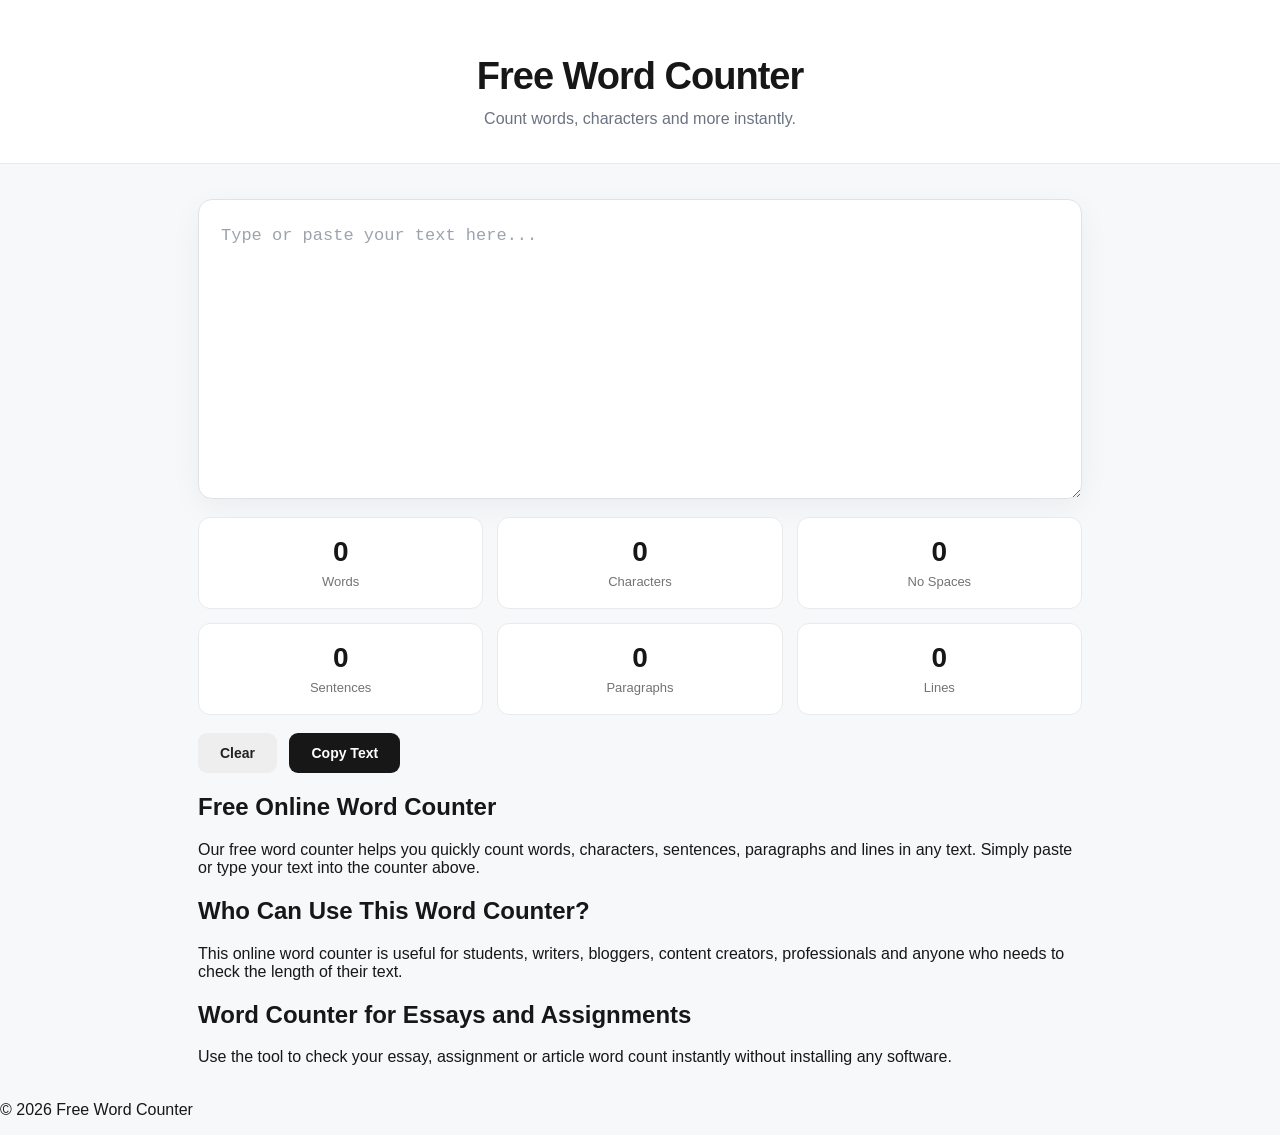
<file: index.html>
<!DOCTYPE html>
<html lang="en">

<head>
<meta name="google-site-verification" content="dZZ1ud-lvJkl9vOH5ur26NPksVqeY2I26gx8vkUecbQ" />
<meta charset="UTF-8">

<meta name="viewport" content="width=device-width, initial-scale=1.0">

<title>Free Word Counter & Character Counter Online</title>

<meta name="description" content="Free online word counter and character counter. Count words, characters, sentences, paragraphs and lines instantly. Perfect for essays, assignments and writing.">

<meta name="robots" content="index, follow">

<meta name="author" content="Free Word Counter">

<link rel="stylesheet" href="style.css">

</head>

<body>

<header>

<h1>Free Word Counter</h1>

<p>Count words, characters and more instantly.</p>

</header>

<main>

<section>

<textarea
id="textInput"
placeholder="Type or paste your text here..."
aria-label="Enter text to count words">
</textarea>

<div class="stats">

<div class="stat">
<span id="wordCount">0</span>
<small>Words</small>
</div>

<div class="stat">
<span id="characterCount">0</span>
<small>Characters</small>
</div>

<div class="stat">
<span id="characterNoSpaces">0</span>
<small>No Spaces</small>
</div>

<div class="stat">
<span id="sentenceCount">0</span>
<small>Sentences</small>
</div>

<div class="stat">
<span id="paragraphCount">0</span>
<small>Paragraphs</small>
</div>

<div class="stat">
<span id="lineCount">0</span>
<small>Lines</small>
</div>

</div>

<button id="clearBtn">Clear</button>

<button id="copyBtn">Copy Text</button>

</section>


<section class="info">

<h2>Free Online Word Counter</h2>

<p>
Our free word counter helps you quickly count words,
characters, sentences, paragraphs and lines in any text.
Simply paste or type your text into the counter above.
</p>

<h2>Who Can Use This Word Counter?</h2>

<p>
This online word counter is useful for students, writers,
bloggers, content creators, professionals and anyone who
needs to check the length of their text.
</p>

<h2>Word Counter for Essays and Assignments</h2>

<p>
Use the tool to check your essay, assignment or article
word count instantly without installing any software.
</p>

</section>

</main>

<footer>

<p>© 2026 Free Word Counter</p>

</footer>

<script src="script.js"></script>

</body>

</html>
</file>
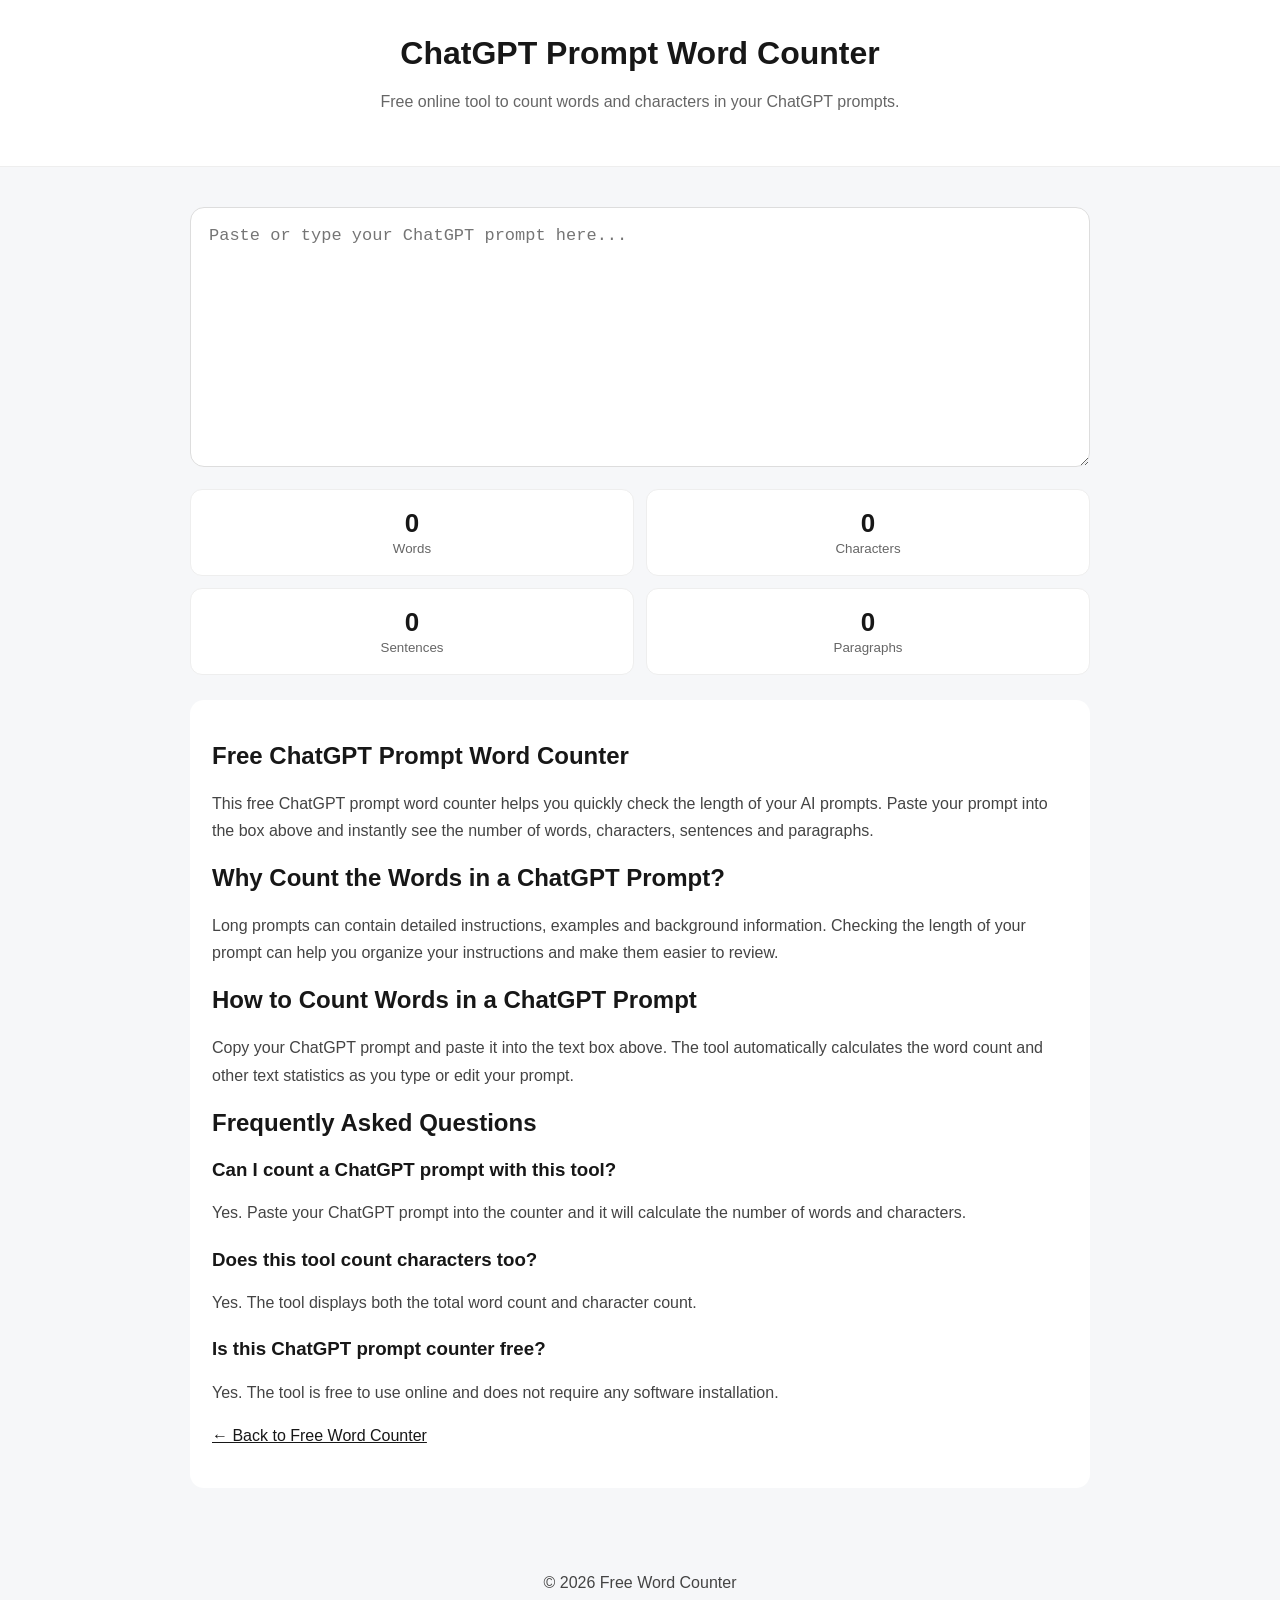
<file: chatgpt-prompt-word-counter/index.html>
<!DOCTYPE html>
<html lang="en">
<head>
<meta charset="UTF-8">
<meta name="viewport" content="width=device-width, initial-scale=1.0">

<title>ChatGPT Prompt Word Counter - Free Online Tool</title>

<meta name="description" content="Free ChatGPT prompt word counter. Count words, characters, sentences and paragraphs in your AI prompts instantly.">

<meta name="robots" content="index, follow">

<style>
body {
  margin: 0;
  font-family: Arial, sans-serif;
  background: #f6f7f9;
  color: #171717;
}

header {
  text-align: center;
  background: white;
  padding: 35px 15px;
  border-bottom: 1px solid #eee;
}

h1 {
  margin: 0;
  font-size: 32px;
}

header p {
  color: #666;
}

main {
  max-width: 900px;
  margin: 25px auto;
  padding: 15px;
}

textarea {
  width: 100%;
  height: 260px;
  padding: 18px;
  box-sizing: border-box;
  border: 1px solid #ddd;
  border-radius: 14px;
  font-size: 17px;
}

.stats {
  display: grid;
  grid-template-columns: repeat(2, 1fr);
  gap: 12px;
  margin: 18px 0;
}

.stat {
  background: white;
  border: 1px solid #eee;
  border-radius: 12px;
  padding: 18px;
  text-align: center;
}

.stat span {
  display: block;
  font-size: 26px;
  font-weight: bold;
}

.stat small {
  color: #666;
}

.info {
  background: white;
  padding: 22px;
  border-radius: 14px;
  margin-top: 25px;
}

h2 {
  font-size: 24px;
}

h3 {
  margin-top: 22px;
}

p {
  line-height: 1.7;
  color: #444;
}

a {
  color: #171717;
}

footer {
  text-align: center;
  padding: 25px;
  color: #666;
}

@media (max-width: 600px) {
  header h1 {
    font-size: 28px;
  }

  textarea {
    height: 230px;
  }
}
</style>
</head>

<body>

<header>
<h1>ChatGPT Prompt Word Counter</h1>
<p>Free online tool to count words and characters in your ChatGPT prompts.</p>
</header>

<main>

<textarea id="textInput" placeholder="Paste or type your ChatGPT prompt here..."></textarea>

<div class="stats">

<div class="stat">
<span id="wordCount">0</span>
<small>Words</small>
</div>

<div class="stat">
<span id="characterCount">0</span>
<small>Characters</small>
</div>

<div class="stat">
<span id="sentenceCount">0</span>
<small>Sentences</small>
</div>

<div class="stat">
<span id="paragraphCount">0</span>
<small>Paragraphs</small>
</div>

</div>

<section class="info">

<h2>Free ChatGPT Prompt Word Counter</h2>

<p>
This free ChatGPT prompt word counter helps you quickly check the length of your AI prompts. Paste your prompt into the box above and instantly see the number of words, characters, sentences and paragraphs.
</p>

<h2>Why Count the Words in a ChatGPT Prompt?</h2>

<p>
Long prompts can contain detailed instructions, examples and background information. Checking the length of your prompt can help you organize your instructions and make them easier to review.
</p>

<h2>How to Count Words in a ChatGPT Prompt</h2>

<p>
Copy your ChatGPT prompt and paste it into the text box above. The tool automatically calculates the word count and other text statistics as you type or edit your prompt.
</p>

<h2>Frequently Asked Questions</h2>

<h3>Can I count a ChatGPT prompt with this tool?</h3>

<p>
Yes. Paste your ChatGPT prompt into the counter and it will calculate the number of words and characters.
</p>

<h3>Does this tool count characters too?</h3>

<p>
Yes. The tool displays both the total word count and character count.
</p>

<h3>Is this ChatGPT prompt counter free?</h3>

<p>
Yes. The tool is free to use online and does not require any software installation.
</p>

<p>
<a href="../">← Back to Free Word Counter</a>
</p>

</section>

</main>

<footer>
<p>© 2026 Free Word Counter</p>
</footer>

<script>
const textInput = document.getElementById("textInput");

function countText() {

  const text = textInput.value;

  const words = text.trim()
    ? text.trim().split(/\s+/)
    : [];

  const sentences = text.trim()
    ? text.trim().split(/[.!?]+/).filter(x => x.trim())
    : [];

  const paragraphs = text.trim()
    ? text.trim().split(/\n\s*\n/).filter(x => x.trim())
    : [];

  document.getElementById("wordCount").textContent = words.length;
  document.getElementById("characterCount").textContent = text.length;
  document.getElementById("sentenceCount").textContent = sentences.length;
  document.getElementById("paragraphCount").textContent = paragraphs.length;
}

textInput.addEventListener("input", countText);
</script>

</body>
</html>
</file>
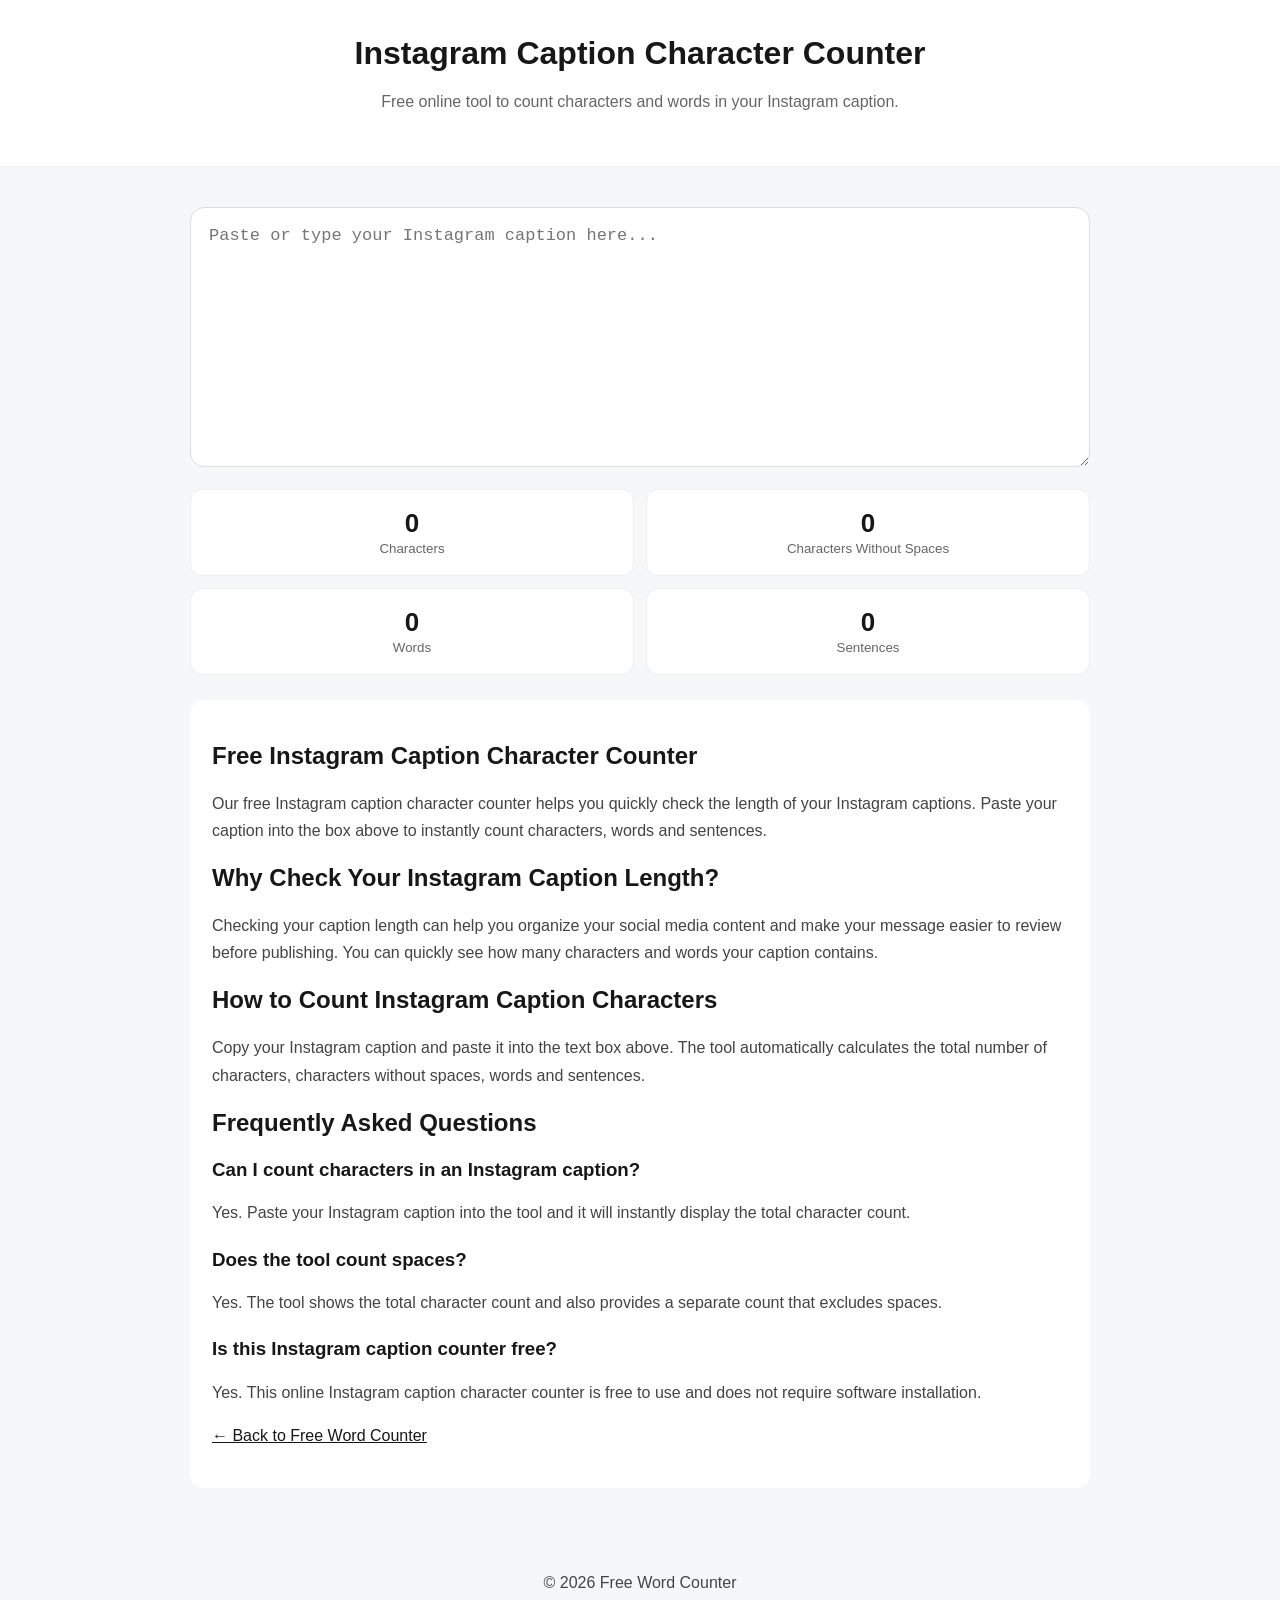
<file: instagram-caption-character-counter/index.html>
<!DOCTYPE html>
<html lang="en">
<head>
<meta charset="UTF-8">
<meta name="viewport" content="width=device-width, initial-scale=1.0">

<title>Instagram Caption Character Counter - Free Online Tool</title>

<meta name="description" content="Free Instagram caption character counter. Count characters, words, sentences and paragraphs in your Instagram captions instantly.">

<meta name="robots" content="index, follow">

<style>
body {
  margin: 0;
  font-family: Arial, sans-serif;
  background: #f6f7f9;
  color: #171717;
}

header {
  text-align: center;
  background: white;
  padding: 35px 15px;
  border-bottom: 1px solid #eee;
}

h1 {
  margin: 0;
  font-size: 32px;
}

header p {
  color: #666;
}

main {
  max-width: 900px;
  margin: 25px auto;
  padding: 15px;
}

textarea {
  width: 100%;
  height: 260px;
  padding: 18px;
  box-sizing: border-box;
  border: 1px solid #ddd;
  border-radius: 14px;
  font-size: 17px;
}

.stats {
  display: grid;
  grid-template-columns: repeat(2, 1fr);
  gap: 12px;
  margin: 18px 0;
}

.stat {
  background: white;
  border: 1px solid #eee;
  border-radius: 12px;
  padding: 18px;
  text-align: center;
}

.stat span {
  display: block;
  font-size: 26px;
  font-weight: bold;
}

.stat small {
  color: #666;
}

.info {
  background: white;
  padding: 22px;
  border-radius: 14px;
  margin-top: 25px;
}

h2 {
  font-size: 24px;
}

h3 {
  margin-top: 22px;
}

p {
  line-height: 1.7;
  color: #444;
}

a {
  color: #171717;
}

footer {
  text-align: center;
  padding: 25px;
  color: #666;
}

@media (max-width: 600px) {
  header h1 {
    font-size: 28px;
  }

  textarea {
    height: 230px;
  }
}
</style>
</head>

<body>

<header>
<h1>Instagram Caption Character Counter</h1>
<p>Free online tool to count characters and words in your Instagram caption.</p>
</header>

<main>

<textarea id="textInput" placeholder="Paste or type your Instagram caption here..."></textarea>

<div class="stats">

<div class="stat">
<span id="characterCount">0</span>
<small>Characters</small>
</div>

<div class="stat">
<span id="characterNoSpaces">0</span>
<small>Characters Without Spaces</small>
</div>

<div class="stat">
<span id="wordCount">0</span>
<small>Words</small>
</div>

<div class="stat">
<span id="sentenceCount">0</span>
<small>Sentences</small>
</div>

</div>

<section class="info">

<h2>Free Instagram Caption Character Counter</h2>

<p>
Our free Instagram caption character counter helps you quickly check the length of your Instagram captions. Paste your caption into the box above to instantly count characters, words and sentences.
</p>

<h2>Why Check Your Instagram Caption Length?</h2>

<p>
Checking your caption length can help you organize your social media content and make your message easier to review before publishing. You can quickly see how many characters and words your caption contains.
</p>

<h2>How to Count Instagram Caption Characters</h2>

<p>
Copy your Instagram caption and paste it into the text box above. The tool automatically calculates the total number of characters, characters without spaces, words and sentences.
</p>

<h2>Frequently Asked Questions</h2>

<h3>Can I count characters in an Instagram caption?</h3>

<p>
Yes. Paste your Instagram caption into the tool and it will instantly display the total character count.
</p>

<h3>Does the tool count spaces?</h3>

<p>
Yes. The tool shows the total character count and also provides a separate count that excludes spaces.
</p>

<h3>Is this Instagram caption counter free?</h3>

<p>
Yes. This online Instagram caption character counter is free to use and does not require software installation.
</p>

<p>
<a href="../">← Back to Free Word Counter</a>
</p>

</section>

</main>

<footer>
<p>© 2026 Free Word Counter</p>
</footer>

<script>
const textInput = document.getElementById("textInput");

function countText() {

  const text = textInput.value;

  const words = text.trim()
    ? text.trim().split(/\s+/)
    : [];

  const sentences = text.trim()
    ? text.trim().split(/[.!?]+/).filter(x => x.trim())
    : [];

  document.getElementById("characterCount").textContent = text.length;

  document.getElementById("characterNoSpaces").textContent =
    text.replace(/\s/g, "").length;

  document.getElementById("wordCount").textContent =
    words.length;

  document.getElementById("sentenceCount").textContent =
    sentences.length;
}

textInput.addEventListener("input", countText);
</script>

</body>
</file>
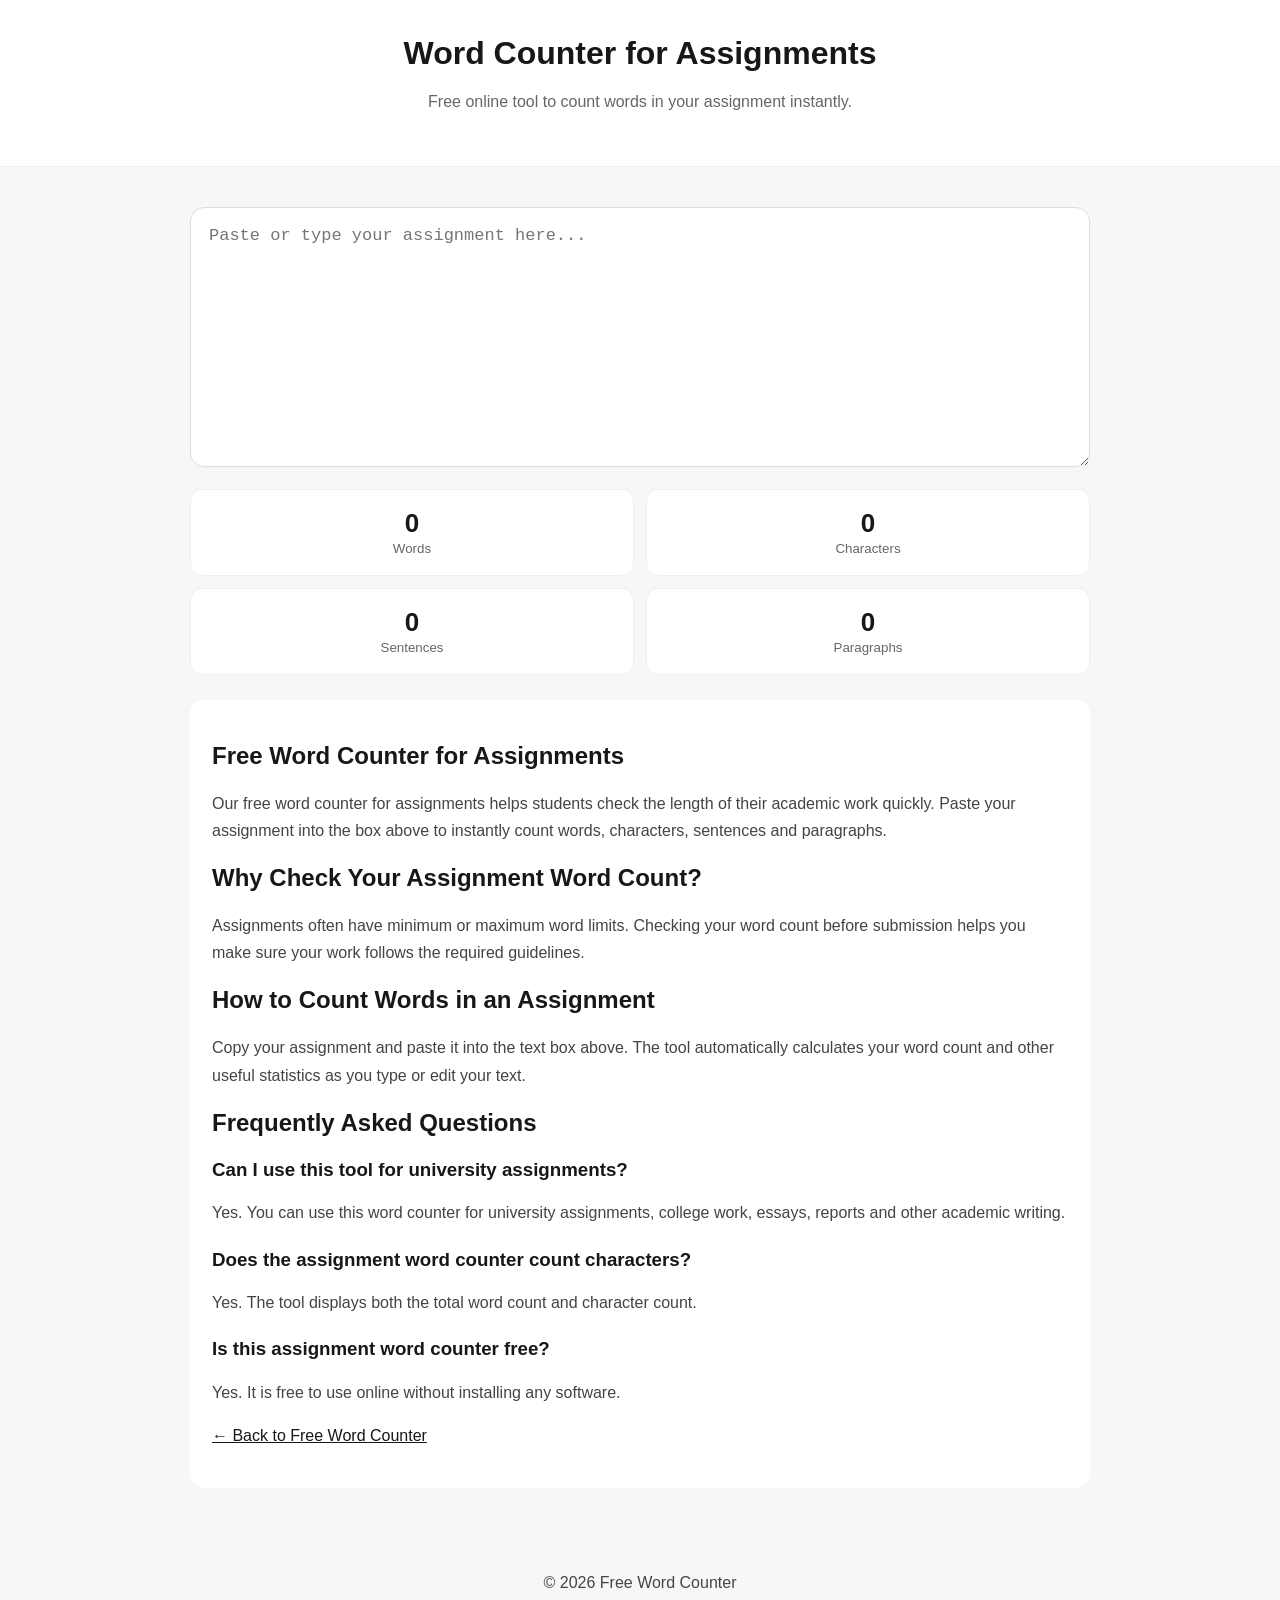
<file: word-counter-for-assignments/index.html>
<!DOCTYPE html>
<html lang="en">
<head>
<meta charset="UTF-8">
<meta name="viewport" content="width=device-width, initial-scale=1.0">

<title>Word Counter for Assignments - Free Assignment Word Counter</title>

<meta name="description" content="Free word counter for assignments. Count words, characters, sentences and paragraphs instantly. Perfect for students and academic assignments.">

<meta name="robots" content="index, follow">

<style>
body {
  margin: 0;
  font-family: Arial, sans-serif;
  background: #f6f7f9;
  color: #171717;
}

header {
  text-align: center;
  background: white;
  padding: 35px 15px;
  border-bottom: 1px solid #eee;
}

h1 {
  margin: 0;
  font-size: 32px;
}

header p {
  color: #666;
}

main {
  max-width: 900px;
  margin: 25px auto;
  padding: 15px;
}

textarea {
  width: 100%;
  height: 260px;
  padding: 18px;
  box-sizing: border-box;
  border: 1px solid #ddd;
  border-radius: 14px;
  font-size: 17px;
}

.stats {
  display: grid;
  grid-template-columns: repeat(2, 1fr);
  gap: 12px;
  margin: 18px 0;
}

.stat {
  background: white;
  border: 1px solid #eee;
  border-radius: 12px;
  padding: 18px;
  text-align: center;
}

.stat span {
  display: block;
  font-size: 26px;
  font-weight: bold;
}

.stat small {
  color: #666;
}

.info {
  background: white;
  padding: 22px;
  border-radius: 14px;
  margin-top: 25px;
}

h2 {
  font-size: 24px;
}

h3 {
  margin-top: 22px;
}

p {
  line-height: 1.7;
  color: #444;
}

a {
  color: #171717;
}

footer {
  text-align: center;
  padding: 25px;
  color: #666;
}

@media (max-width: 600px) {
  header h1 {
    font-size: 28px;
  }

  textarea {
    height: 230px;
  }
}
</style>
</head>

<body>

<header>
<h1>Word Counter for Assignments</h1>
<p>Free online tool to count words in your assignment instantly.</p>
</header>

<main>

<textarea id="textInput" placeholder="Paste or type your assignment here..."></textarea>

<div class="stats">

<div class="stat">
<span id="wordCount">0</span>
<small>Words</small>
</div>

<div class="stat">
<span id="characterCount">0</span>
<small>Characters</small>
</div>

<div class="stat">
<span id="sentenceCount">0</span>
<small>Sentences</small>
</div>

<div class="stat">
<span id="paragraphCount">0</span>
<small>Paragraphs</small>
</div>

</div>

<section class="info">

<h2>Free Word Counter for Assignments</h2>

<p>
Our free word counter for assignments helps students check the length of their academic work quickly. Paste your assignment into the box above to instantly count words, characters, sentences and paragraphs.
</p>

<h2>Why Check Your Assignment Word Count?</h2>

<p>
Assignments often have minimum or maximum word limits. Checking your word count before submission helps you make sure your work follows the required guidelines.
</p>

<h2>How to Count Words in an Assignment</h2>

<p>
Copy your assignment and paste it into the text box above. The tool automatically calculates your word count and other useful statistics as you type or edit your text.
</p>

<h2>Frequently Asked Questions</h2>

<h3>Can I use this tool for university assignments?</h3>

<p>
Yes. You can use this word counter for university assignments, college work, essays, reports and other academic writing.
</p>

<h3>Does the assignment word counter count characters?</h3>

<p>
Yes. The tool displays both the total word count and character count.
</p>

<h3>Is this assignment word counter free?</h3>

<p>
Yes. It is free to use online without installing any software.
</p>

<p>
<a href="../">← Back to Free Word Counter</a>
</p>

</section>

</main>

<footer>
<p>© 2026 Free Word Counter</p>
</footer>

<script>
const textInput = document.getElementById("textInput");

function countText() {

  const text = textInput.value;

  const words = text.trim()
    ? text.trim().split(/\s+/)
    : [];

  const sentences = text.trim()
    ? text.trim().split(/[.!?]+/).filter(x => x.trim())
    : [];

  const paragraphs = text.trim()
    ? text.trim().split(/\n\s*\n/).filter(x => x.trim())
    : [];

  document.getElementById("wordCount").textContent = words.length;
  document.getElementById("characterCount").textContent = text.length;
  document.getElementById("sentenceCount").textContent = sentences.length;
  document.getElementById("paragraphCount").textContent = paragraphs.length;
}

textInput.addEventListener("input", countText);
</script>

</body>
</html>
</file>
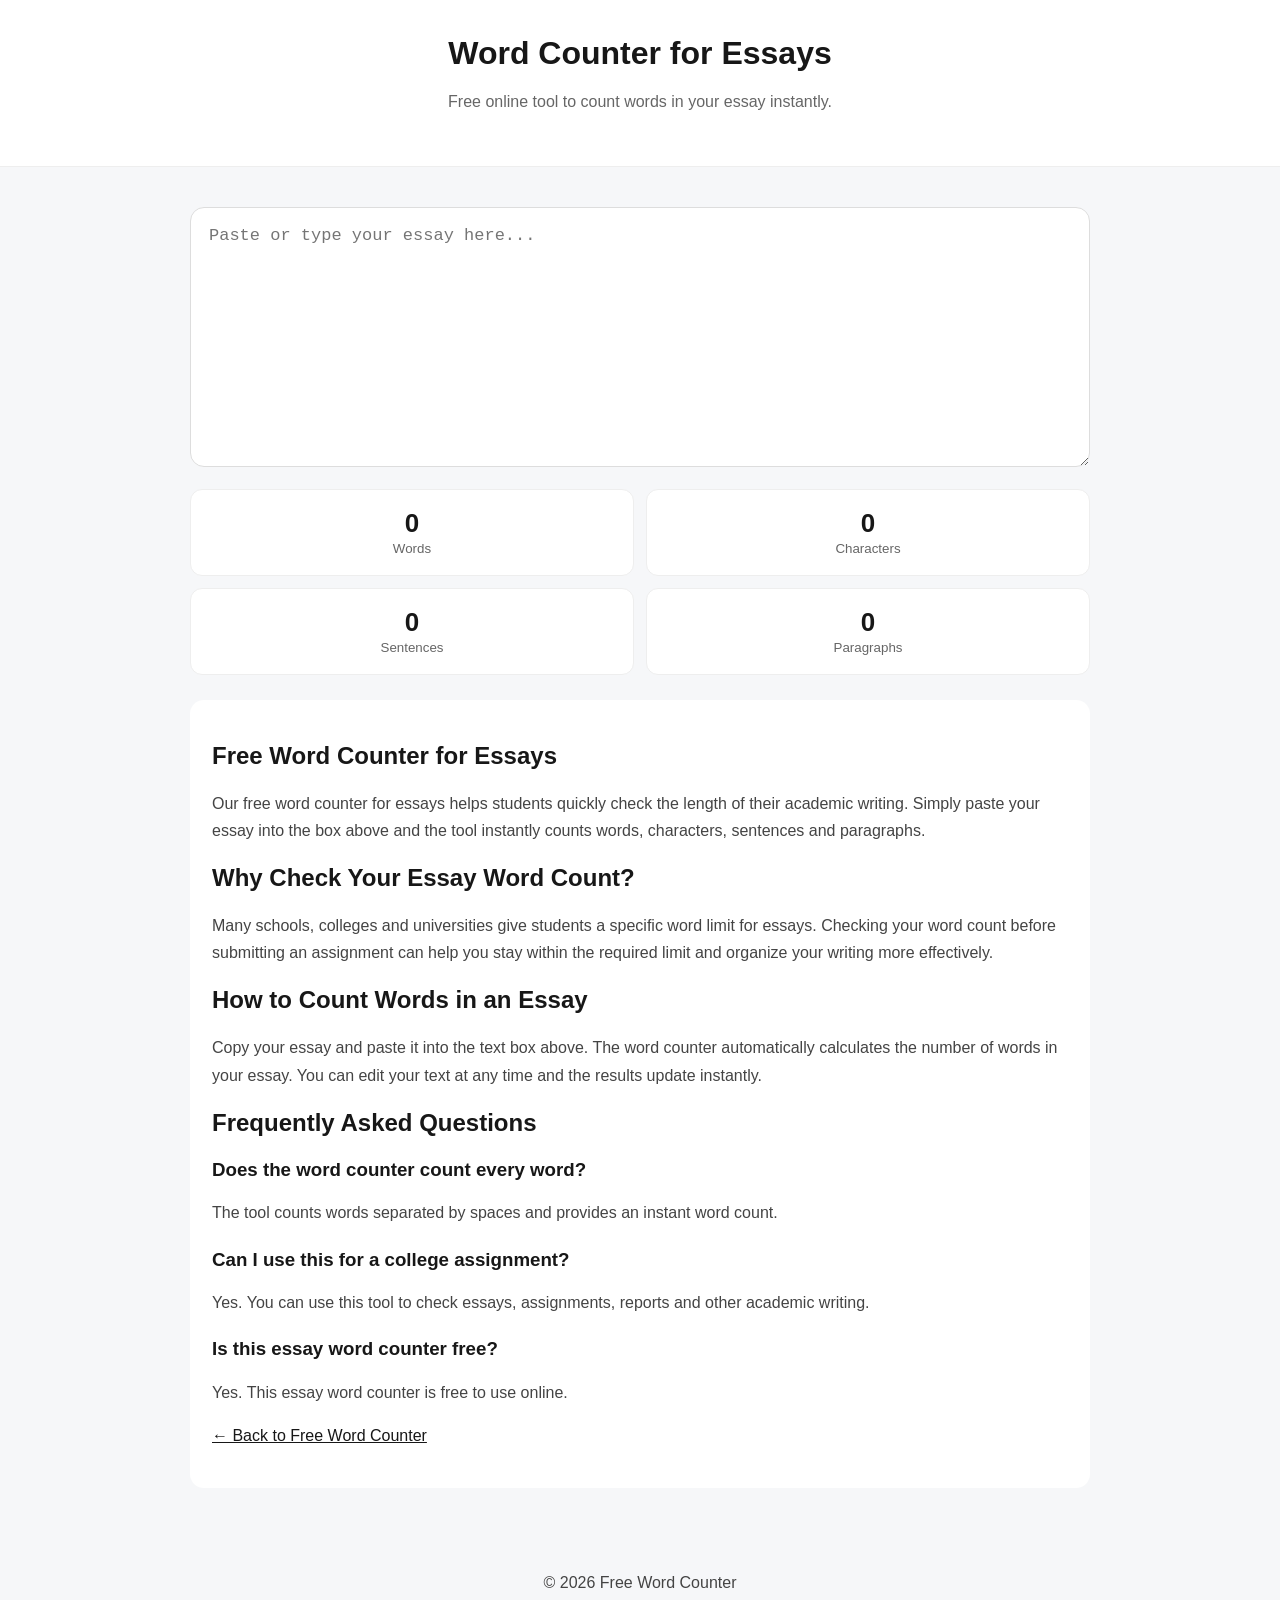
<file: word-counter-for-essays/index.html>
<!DOCTYPE html>
<html lang="en">
<head>
<meta charset="UTF-8">
<meta name="viewport" content="width=device-width, initial-scale=1.0">

<title>Word Counter for Essays - Free Online Essay Word Counter</title>

<meta name="description" content="Free word counter for essays. Count words, characters, sentences and paragraphs instantly. Perfect for students, assignments and academic writing.">

<meta name="robots" content="index, follow">

<style>
body {
  margin: 0;
  font-family: Arial, sans-serif;
  background: #f6f7f9;
  color: #171717;
}

header {
  text-align: center;
  background: white;
  padding: 35px 15px;
  border-bottom: 1px solid #eee;
}

header h1 {
  margin: 0;
  font-size: 32px;
}

header p {
  color: #666;
}

main {
  max-width: 900px;
  margin: 25px auto;
  padding: 15px;
}

textarea {
  width: 100%;
  height: 260px;
  padding: 18px;
  box-sizing: border-box;
  border: 1px solid #ddd;
  border-radius: 14px;
  font-size: 17px;
}

.stats {
  display: grid;
  grid-template-columns: repeat(2, 1fr);
  gap: 12px;
  margin: 18px 0;
}

.stat {
  background: white;
  border: 1px solid #eee;
  border-radius: 12px;
  padding: 18px;
  text-align: center;
}

.stat span {
  display: block;
  font-size: 26px;
  font-weight: bold;
}

.stat small {
  color: #666;
}

.info {
  background: white;
  padding: 22px;
  border-radius: 14px;
  margin-top: 25px;
}

h2 {
  font-size: 24px;
}

h3 {
  margin-top: 22px;
}

p {
  line-height: 1.7;
  color: #444;
}

a {
  color: #171717;
}

footer {
  text-align: center;
  padding: 25px;
  color: #666;
}

@media (max-width: 600px) {
  header h1 {
    font-size: 28px;
  }

  textarea {
    height: 230px;
  }

  .stats {
    grid-template-columns: repeat(2, 1fr);
  }
}
</style>
</head>

<body>

<header>
<h1>Word Counter for Essays</h1>
<p>Free online tool to count words in your essay instantly.</p>
</header>

<main>

<textarea id="textInput" placeholder="Paste or type your essay here..."></textarea>

<div class="stats">

<div class="stat">
<span id="wordCount">0</span>
<small>Words</small>
</div>

<div class="stat">
<span id="characterCount">0</span>
<small>Characters</small>
</div>

<div class="stat">
<span id="sentenceCount">0</span>
<small>Sentences</small>
</div>

<div class="stat">
<span id="paragraphCount">0</span>
<small>Paragraphs</small>
</div>

</div>

<section class="info">

<h2>Free Word Counter for Essays</h2>

<p>
Our free word counter for essays helps students quickly check the length of their academic writing. Simply paste your essay into the box above and the tool instantly counts words, characters, sentences and paragraphs.
</p>

<h2>Why Check Your Essay Word Count?</h2>

<p>
Many schools, colleges and universities give students a specific word limit for essays. Checking your word count before submitting an assignment can help you stay within the required limit and organize your writing more effectively.
</p>

<h2>How to Count Words in an Essay</h2>

<p>
Copy your essay and paste it into the text box above. The word counter automatically calculates the number of words in your essay. You can edit your text at any time and the results update instantly.
</p>

<h2>Frequently Asked Questions</h2>

<h3>Does the word counter count every word?</h3>

<p>
The tool counts words separated by spaces and provides an instant word count.
</p>

<h3>Can I use this for a college assignment?</h3>

<p>
Yes. You can use this tool to check essays, assignments, reports and other academic writing.
</p>

<h3>Is this essay word counter free?</h3>

<p>
Yes. This essay word counter is free to use online.
</p>

<p>
<a href="../">← Back to Free Word Counter</a>
</p>

</section>

</main>

<footer>
<p>© 2026 Free Word Counter</p>
</footer>

<script>
const textInput = document.getElementById("textInput");

function countText() {

  const text = textInput.value;

  const words = text.trim()
    ? text.trim().split(/\s+/)
    : [];

  const sentences = text.trim()
    ? text.trim().split(/[.!?]+/).filter(x => x.trim())
    : [];

  const paragraphs = text.trim()
    ? text.trim().split(/\n\s*\n/).filter(x => x.trim())
    : [];

  document.getElementById("wordCount").textContent = words.length;
  document.getElementById("characterCount").textContent = text.length;
  document.getElementById("sentenceCount").textContent = sentences.length;
  document.getElementById("paragraphCount").textContent = paragraphs.length;
}

textInput.addEventListener("input", countText);
</script>

</body>
</html>
</file>
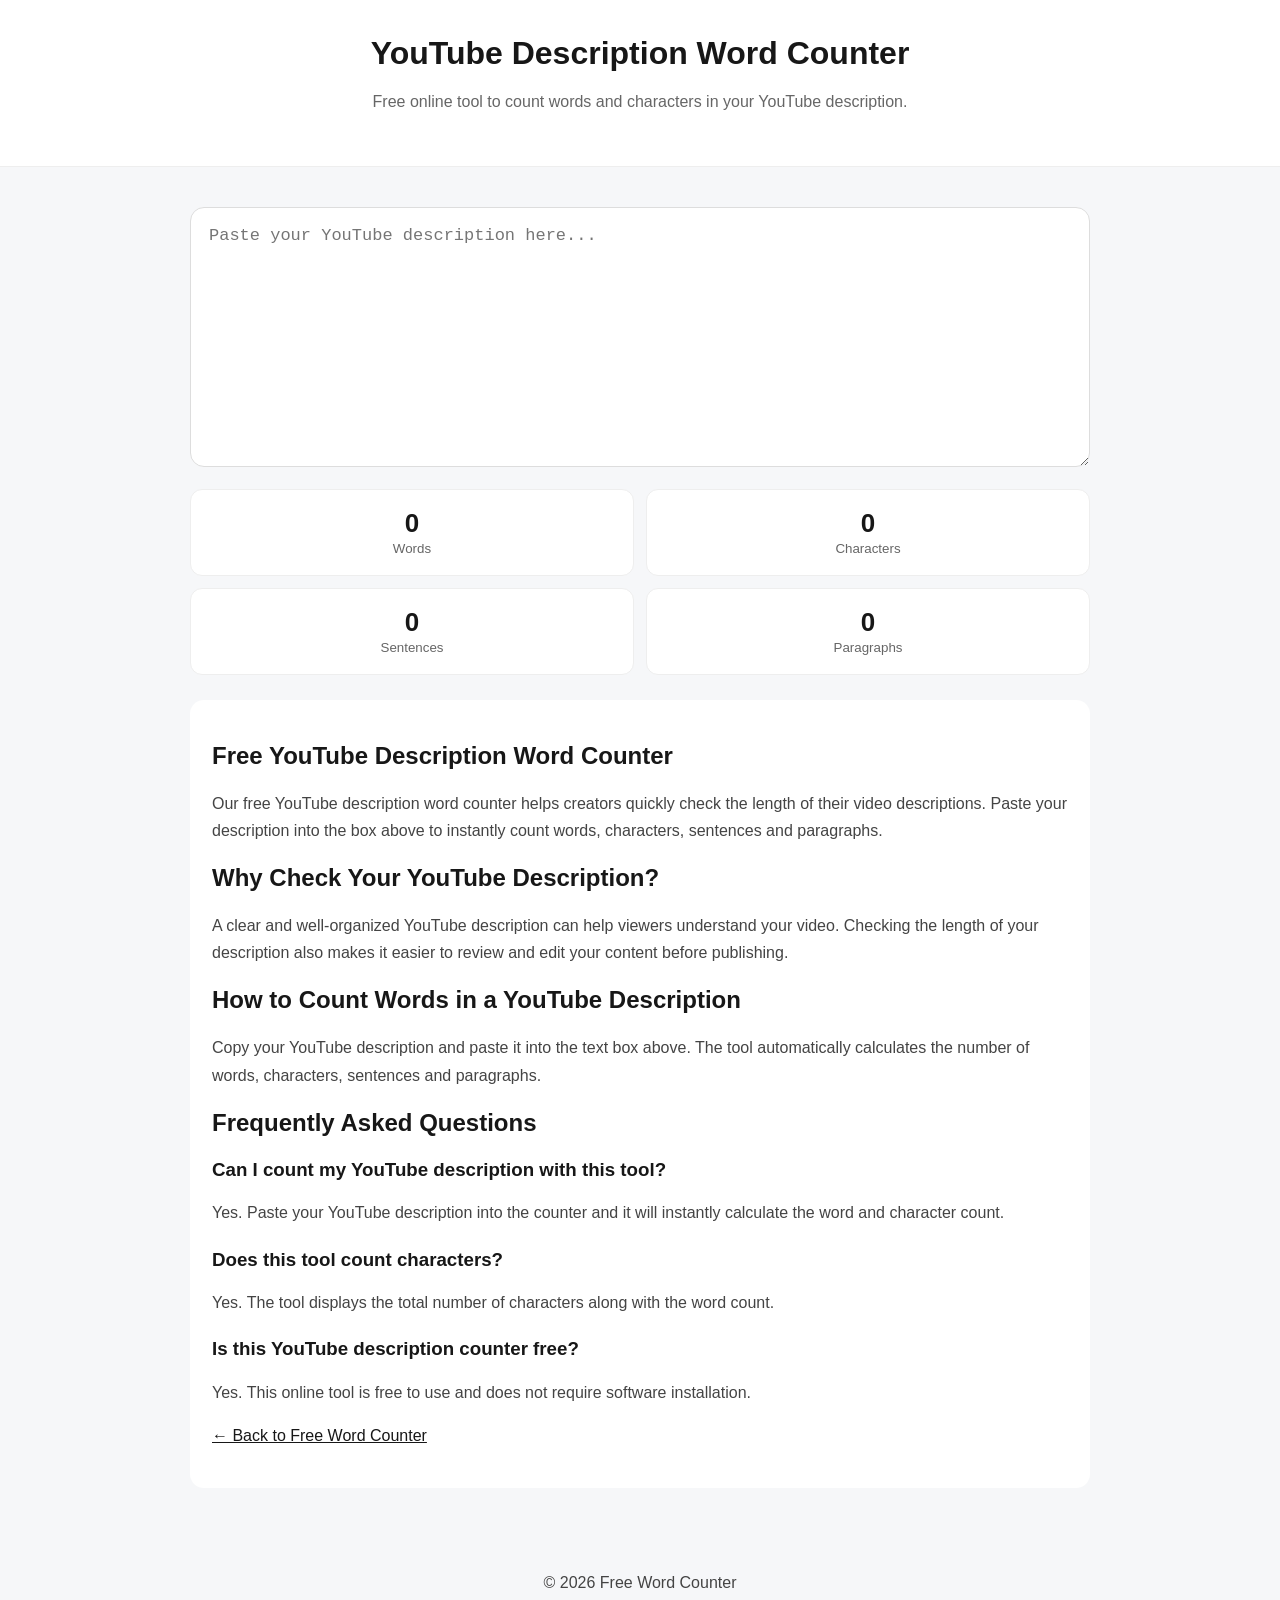
<file: youtube-description-word-counter/index.html>
<!DOCTYPE html>
<html lang="en">
<head>
<meta charset="UTF-8">
<meta name="viewport" content="width=device-width, initial-scale=1.0">

<title>YouTube Description Word Counter - Free Online Tool</title>

<meta name="description" content="Free YouTube description word counter. Count words, characters, sentences and paragraphs in your YouTube description instantly.">

<meta name="robots" content="index, follow">

<style>
body {
  margin: 0;
  font-family: Arial, sans-serif;
  background: #f6f7f9;
  color: #171717;
}

header {
  text-align: center;
  background: white;
  padding: 35px 15px;
  border-bottom: 1px solid #eee;
}

h1 {
  margin: 0;
  font-size: 32px;
}

header p {
  color: #666;
}

main {
  max-width: 900px;
  margin: 25px auto;
  padding: 15px;
}

textarea {
  width: 100%;
  height: 260px;
  padding: 18px;
  box-sizing: border-box;
  border: 1px solid #ddd;
  border-radius: 14px;
  font-size: 17px;
}

.stats {
  display: grid;
  grid-template-columns: repeat(2, 1fr);
  gap: 12px;
  margin: 18px 0;
}

.stat {
  background: white;
  border: 1px solid #eee;
  border-radius: 12px;
  padding: 18px;
  text-align: center;
}

.stat span {
  display: block;
  font-size: 26px;
  font-weight: bold;
}

.stat small {
  color: #666;
}

.info {
  background: white;
  padding: 22px;
  border-radius: 14px;
  margin-top: 25px;
}

h2 {
  font-size: 24px;
}

h3 {
  margin-top: 22px;
}

p {
  line-height: 1.7;
  color: #444;
}

a {
  color: #171717;
}

footer {
  text-align: center;
  padding: 25px;
  color: #666;
}

@media (max-width: 600px) {
  header h1 {
    font-size: 28px;
  }

  textarea {
    height: 230px;
  }
}
</style>
</head>

<body>

<header>
<h1>YouTube Description Word Counter</h1>
<p>Free online tool to count words and characters in your YouTube description.</p>
</header>

<main>

<textarea id="textInput" placeholder="Paste your YouTube description here..."></textarea>

<div class="stats">

<div class="stat">
<span id="wordCount">0</span>
<small>Words</small>
</div>

<div class="stat">
<span id="characterCount">0</span>
<small>Characters</small>
</div>

<div class="stat">
<span id="sentenceCount">0</span>
<small>Sentences</small>
</div>

<div class="stat">
<span id="paragraphCount">0</span>
<small>Paragraphs</small>
</div>

</div>

<section class="info">

<h2>Free YouTube Description Word Counter</h2>

<p>
Our free YouTube description word counter helps creators quickly check the length of their video descriptions. Paste your description into the box above to instantly count words, characters, sentences and paragraphs.
</p>

<h2>Why Check Your YouTube Description?</h2>

<p>
A clear and well-organized YouTube description can help viewers understand your video. Checking the length of your description also makes it easier to review and edit your content before publishing.
</p>

<h2>How to Count Words in a YouTube Description</h2>

<p>
Copy your YouTube description and paste it into the text box above. The tool automatically calculates the number of words, characters, sentences and paragraphs.
</p>

<h2>Frequently Asked Questions</h2>

<h3>Can I count my YouTube description with this tool?</h3>

<p>
Yes. Paste your YouTube description into the counter and it will instantly calculate the word and character count.
</p>

<h3>Does this tool count characters?</h3>

<p>
Yes. The tool displays the total number of characters along with the word count.
</p>

<h3>Is this YouTube description counter free?</h3>

<p>
Yes. This online tool is free to use and does not require software installation.
</p>

<p>
<a href="../">← Back to Free Word Counter</a>
</p>

</section>

</main>

<footer>
<p>© 2026 Free Word Counter</p>
</footer>

<script>
const textInput = document.getElementById("textInput");

function countText() {

  const text = textInput.value;

  const words = text.trim()
    ? text.trim().split(/\s+/)
    : [];

  const sentences = text.trim()
    ? text.trim().split(/[.!?]+/).filter(x => x.trim())
    : [];

  const paragraphs = text.trim()
    ? text.trim().split(/\n\s*\n/).filter(x => x.trim())
    : [];

  document.getElementById("wordCount").textContent = words.length;
  document.getElementById("characterCount").textContent = text.length;
  document.getElementById("sentenceCount").textContent = sentences.length;
  document.getElementById("paragraphCount").textContent = paragraphs.length;
}

textInput.addEventListener("input", countText);
</script>

</body>
</html>
</file>
<file: style.css>
* {
  box-sizing: border-box;
}

body {
  margin: 0;
  font-family: Arial, sans-serif;
  background: #f7f8fa;
  color: #171717;
}

header {
  background: #ffffff;
  text-align: center;
  padding: 55px 20px 35px;
  border-bottom: 1px solid #eaeaea;
}

header h1 {
  margin: 0;
  font-size: 38px;
  font-weight: 700;
  letter-spacing: -1px;
}

header p {
  margin: 12px 0 0;
  color: #6b7280;
  font-size: 16px;
}

main {
  width: 100%;
  max-width: 920px;
  margin: 35px auto;
  padding: 0 18px;
}

textarea {
  display: block;
  width: 100%;
  min-height: 300px;
  padding: 22px;
  resize: vertical;
  border: 1px solid #dfe3e8;
  border-radius: 14px;
  background: #ffffff;
  color: #171717;
  font-size: 17px;
  line-height: 1.6;
  outline: none;
  box-shadow: 0 8px 30px rgba(0, 0, 0, 0.05);
}

textarea::placeholder {
  color: #9ca3af;
}

textarea:focus {
  border-color: #111827;
  box-shadow: 0 8px 30px rgba(0, 0, 0, 0.08);
}

.stats {
  display: grid;
  grid-template-columns: repeat(3, 1fr);
  gap: 14px;
  margin: 18px 0;
}

.stat {
  background: #ffffff;
  border: 1px solid #e8eaed;
  border-radius: 12px;
  padding: 18px 10px;
  text-align: center;
}

.stat span {
  display: block;
  font-size: 28px;
  font-weight: 700;
  margin-bottom: 4px;
}

.stat small {
  color: #737373;
  font-size: 13px;
}

button {
  border: 0;
  border-radius: 9px;
  padding: 12px 22px;
  margin-right: 8px;
  background: #171717;
  color: #ffffff;
  font-size: 14px;
  font-weight: 600;
  cursor: pointer;
}

button:hover {
  background: #333333;
}

#clearBtn {
  background: #eeeeee;
  color: #222222;
}

#clearBtn:hover {
  background: #e2e2e2;
}

@media (max-width: 600px) {

  header {
    padding: 40px 15px 28px;
  }

  header h1 {
    font-size: 30px;
  }

  header p {
    font-size: 14px;
  }

  main {
    margin: 22px auto;
    padding: 0 14px;
  }

  textarea {
    min-height: 240px;
    padding: 17px;
    font-size: 16px;
  }

  .stats {
    grid-template-columns: repeat(2, 1fr);
    gap: 10px;
  }

  .stat {
    padding: 15px 8px;
  }

  .stat span {
    font-size: 24px;
  }

  button {
    width: 100%;
    margin: 5px 0;
  }
}
</file>
